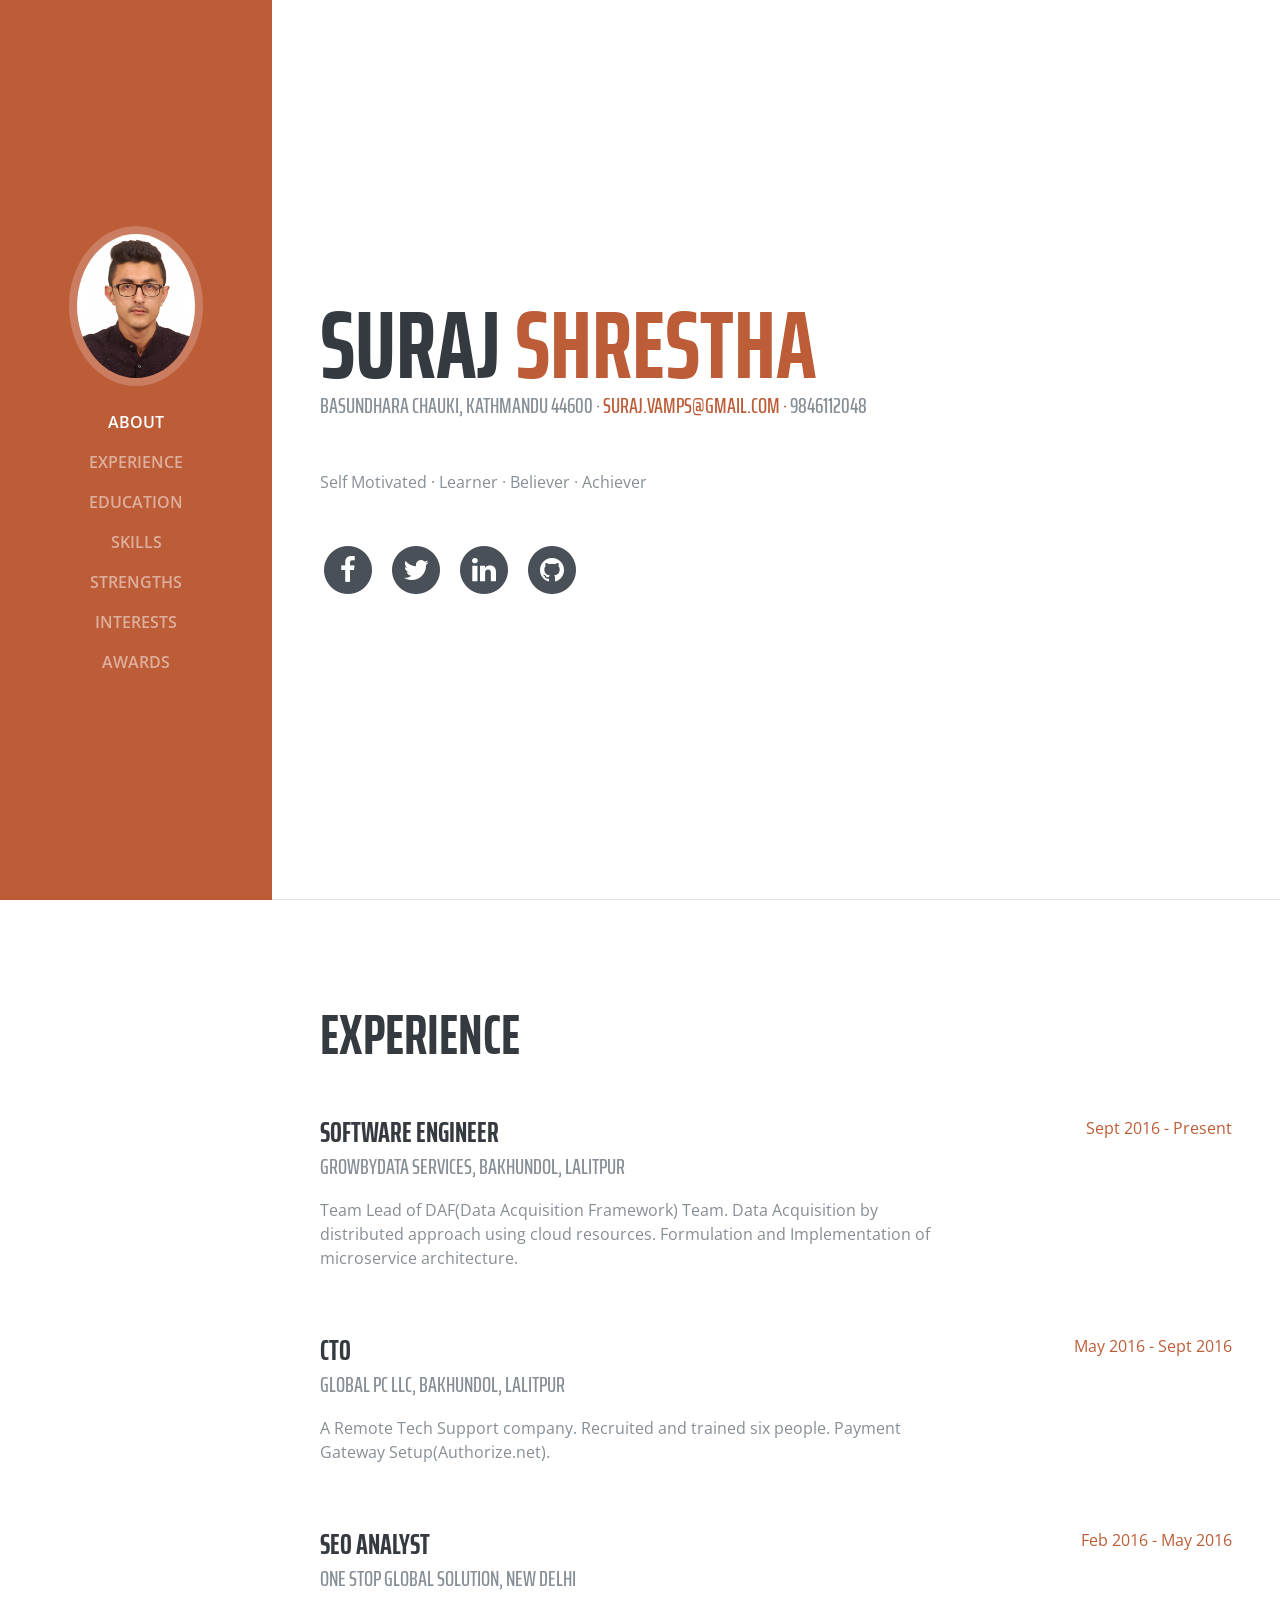
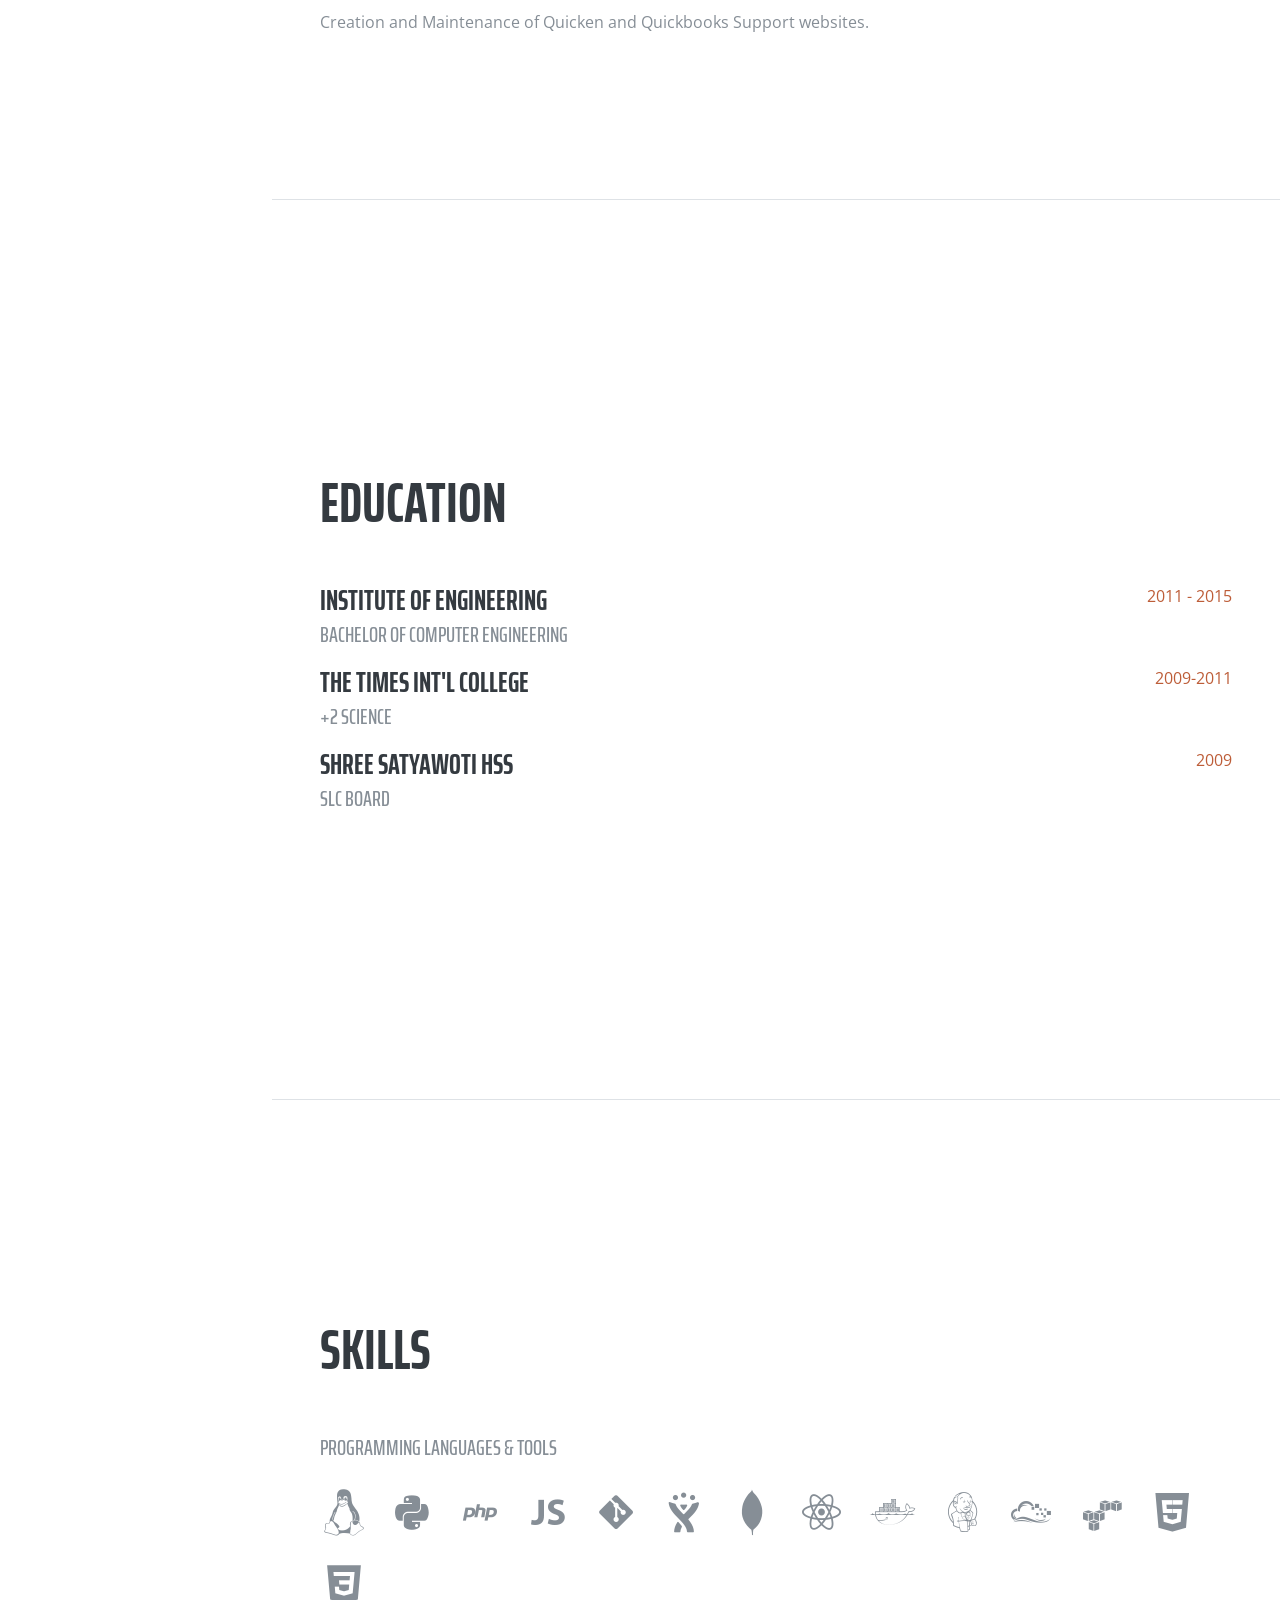
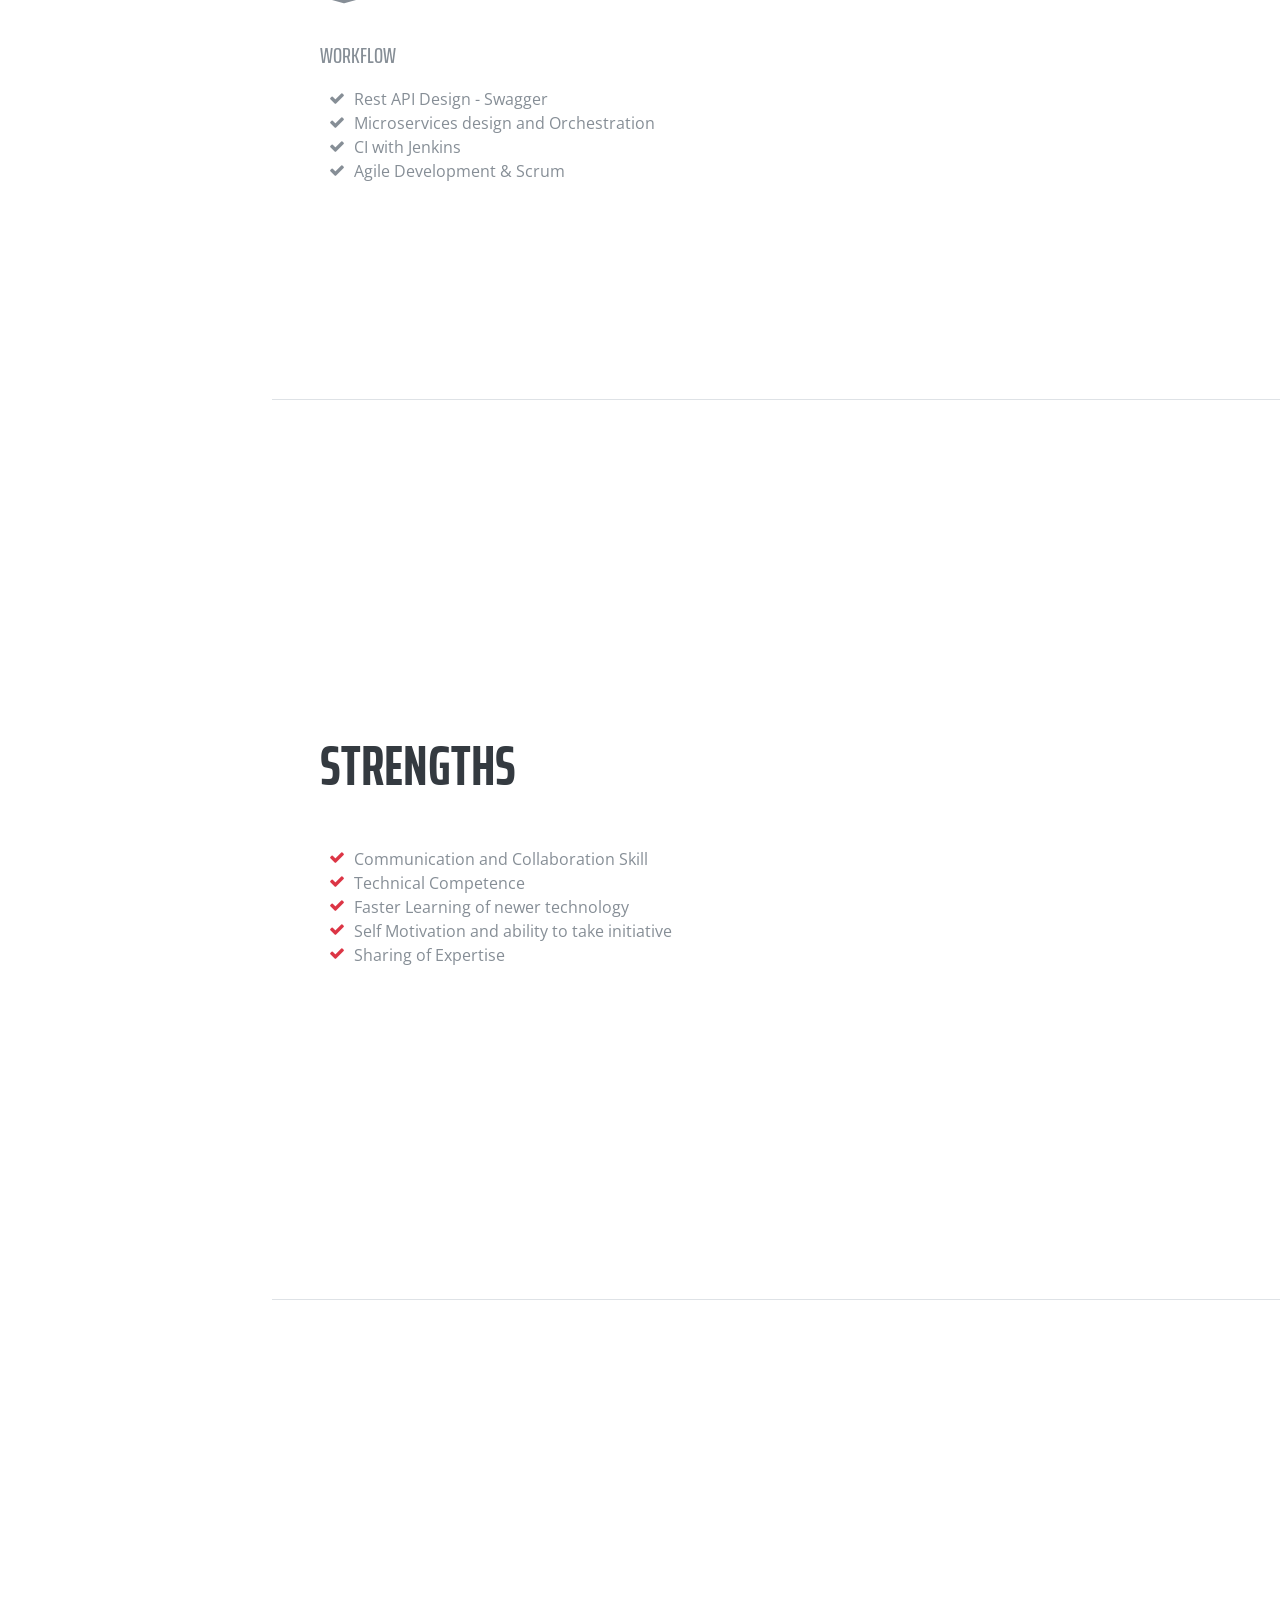
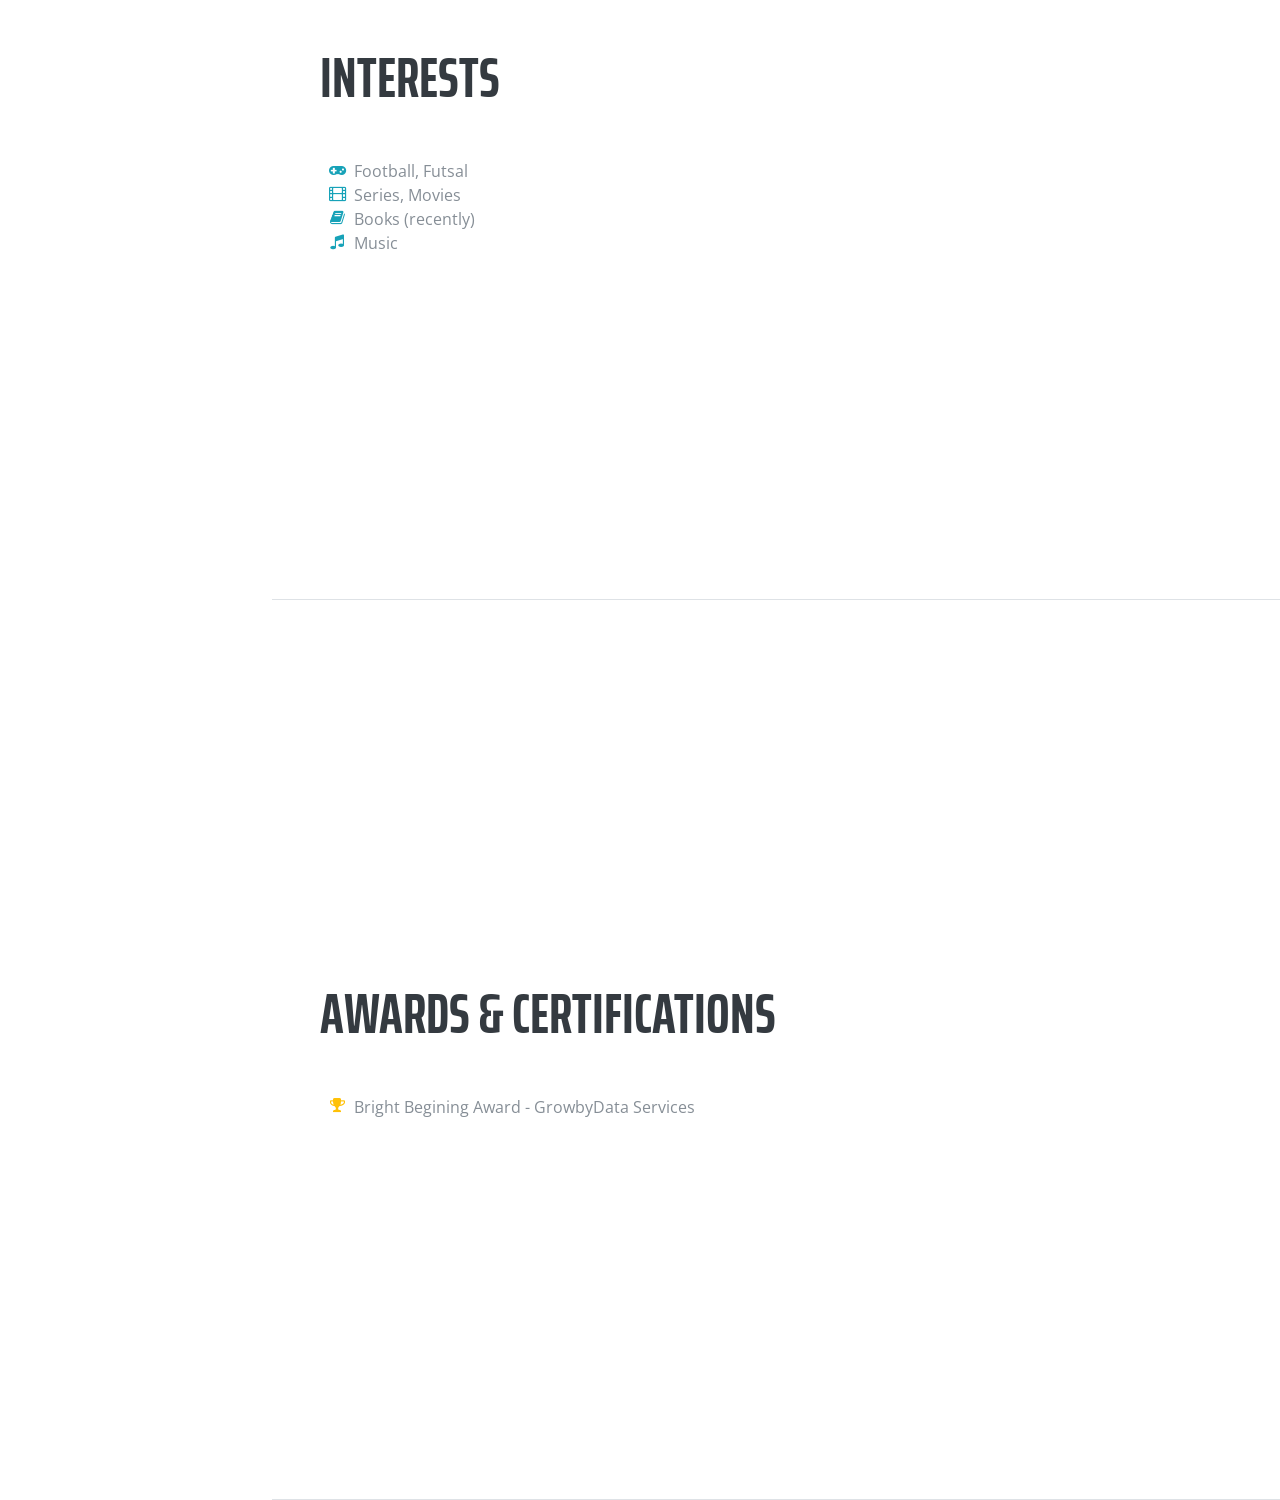
<file: index.html>
<!DOCTYPE html>
<html lang="en">

  <head>

    <meta charset="utf-8">
    <meta name="viewport" content="width=device-width, initial-scale=1, shrink-to-fit=no">
    <meta name="description" content="">
    <meta name="author" content="">

    <title>Resume - Suraj Shrestha</title>

    <!-- Bootstrap core CSS -->
    <link href="vendor/bootstrap/css/bootstrap.min.css" rel="stylesheet">

    <!-- Custom fonts for this template -->
    <link href="https://fonts.googleapis.com/css?family=Saira+Extra+Condensed:100,200,300,400,500,600,700,800,900" rel="stylesheet">
    <link href="https://fonts.googleapis.com/css?family=Open+Sans:300,300i,400,400i,600,600i,700,700i,800,800i" rel="stylesheet">
    <link href="vendor/font-awesome/css/font-awesome.min.css" rel="stylesheet">
    <link href="vendor/devicons/css/devicons.min.css" rel="stylesheet">
    <link href="vendor/simple-line-icons/css/simple-line-icons.css" rel="stylesheet">

    <!-- Custom styles for this template -->
    <link href="css/resume.min.css" rel="stylesheet">

  </head>

  <body id="page-top">

    <nav class="navbar navbar-expand-lg navbar-dark bg-primary fixed-top" id="sideNav">
      <a class="navbar-brand js-scroll-trigger" href="#page-top">
        <span class="d-block d-lg-none">Resume - Suraj Shrestha</span>
        <span class="d-none d-lg-block">
          <img class="img-fluid img-profile rounded-circle mx-auto mb-2" src="img/profile.png" alt="">
        </span>
      </a>
      <button class="navbar-toggler" type="button" data-toggle="collapse" data-target="#navbarSupportedContent" aria-controls="navbarSupportedContent" aria-expanded="false" aria-label="Toggle navigation">
        <span class="navbar-toggler-icon"></span>
      </button>
      <div class="collapse navbar-collapse" id="navbarSupportedContent">
        <ul class="navbar-nav">
          <li class="nav-item">
            <a class="nav-link js-scroll-trigger" href="#about">About</a>
          </li>
          <li class="nav-item">
            <a class="nav-link js-scroll-trigger" href="#experience">Experience</a>
          </li>
          <li class="nav-item">
            <a class="nav-link js-scroll-trigger" href="#education">Education</a>
          </li>
          <li class="nav-item">
            <a class="nav-link js-scroll-trigger" href="#skills">Skills</a>
          </li>
          <li class="nav-item">
            <a class="nav-link js-scroll-trigger" href="#strengths">Strengths</a>
          </li>
          <li class="nav-item">
            <a class="nav-link js-scroll-trigger" href="#interests">Interests</a>
          </li>
          <li class="nav-item">
            <a class="nav-link js-scroll-trigger" href="#awards">Awards</a>
          </li>
        </ul>
      </div>
    </nav>

    <div class="container-fluid p-0">

      <section class="resume-section p-3 p-lg-5 d-flex d-column" id="about">
        <div class="my-auto">
          <h1 class="mb-0">Suraj
            <span class="text-primary">Shrestha</span>
          </h1>
          <div class="subheading mb-5">Basundhara Chauki, Kathmandu 44600 ·
            <a href="mailto:suraj.vamps@gmail.com">suraj.vamps@gmail.com · </a>
            9846112048
          </div>
          <p class="mb-5">Self Motivated · Learner · Believer · Achiever</p>
          <ul class="list-inline list-social-icons mb-0">
            <li class="list-inline-item">
              <a href="https://www.facebook.com/Xcute.satanX">
                <span class="fa-stack fa-lg">
                  <i class="fa fa-circle fa-stack-2x"></i>
                  <i class="fa fa-facebook fa-stack-1x fa-inverse"></i>
                </span>
              </a>
            </li>
            <li class="list-inline-item">
              <a href="https://twitter.com/apollo17march">
                <span class="fa-stack fa-lg">
                  <i class="fa fa-circle fa-stack-2x"></i>
                  <i class="fa fa-twitter fa-stack-1x fa-inverse"></i>
                </span>
              </a>
            </li>
            <li class="list-inline-item">
              <a href="https://www.linkedin.com/in/suraj-shrestha/">
                <span class="fa-stack fa-lg">
                  <i class="fa fa-circle fa-stack-2x"></i>
                  <i class="fa fa-linkedin fa-stack-1x fa-inverse"></i>
                </span>
              </a>
            </li>
            <li class="list-inline-item">
              <a href="https://github.com/apollo17march">
                <span class="fa-stack fa-lg">
                  <i class="fa fa-circle fa-stack-2x"></i>
                  <i class="fa fa-github fa-stack-1x fa-inverse"></i>
                </span>
              </a>
            </li>
          </ul>
        </div>
      </section>

      <section class="resume-section p-3 p-lg-5 d-flex flex-column" id="experience">
        <div class="my-auto">
          <h2 class="mb-5">Experience</h2>

          <div class="resume-item d-flex flex-column flex-md-row mb-5">
            <div class="resume-content mr-auto">
              <h3 class="mb-0">Software Engineer</h3>
              <div class="subheading mb-3">GrowbyData Services, Bakhundol, Lalitpur</div>
              <p>Team Lead of DAF(Data Acquisition Framework) Team. Data Acquisition by distributed approach using cloud resources. Formulation and Implementation of microservice architecture.</p>
            </div>
            <div class="resume-date text-md-right">
              <span class="text-primary">Sept 2016 - Present</span>
            </div>
          </div>

          <div class="resume-item d-flex flex-column flex-md-row mb-5">
            <div class="resume-content mr-auto">
              <h3 class="mb-0">CTO</h3>
              <div class="subheading mb-3">Global PC LLC, Bakhundol, Lalitpur</div>
              <p>A Remote Tech Support company. Recruited and trained six people. Payment Gateway Setup(Authorize.net).</p>
            </div>
            <div class="resume-date text-md-right">
              <span class="text-primary">May 2016 - Sept 2016</span>
            </div>
          </div>

          <div class="resume-item d-flex flex-column flex-md-row mb-5">
            <div class="resume-content mr-auto">
              <h3 class="mb-0">SEO Analyst</h3>
              <div class="subheading mb-3">One Stop Global Solution, New Delhi</div>
              <p>Creation and Maintenance of Quicken and Quickbooks Support websites.</p>
            </div>
            <div class="resume-date text-md-right">
              <span class="text-primary">Feb 2016 - May 2016</span>
            </div>
          </div>

        </div>

      </section>

      <section class="resume-section p-3 p-lg-5 d-flex flex-column" id="education">
        <div class="my-auto">
          <h2 class="mb-5">Education</h2>

          <div class="resume-item d-flex flex-column flex-md-row">
            <div class="resume-content mr-auto">
              <h3 class="mb-0">Institute of Engineering</h3>
              <div class="subheading mb-3">Bachelor of Computer Engineering</div>
              <!-- <p>Score: 61.38</p> -->
            </div>
            <div class="resume-date text-md-right">
              <span class="text-primary">2011 - 2015</span>
            </div>
          </div>

          <div class="resume-item d-flex flex-column flex-md-row">
            <div class="resume-content mr-auto">
              <h3 class="mb-0">The times Int'l College</h3>
              <div class="subheading mb-3">+2 Science</div>
              <!-- <p>Score: 73</p> -->
            </div>
            <div class="resume-date text-md-right">
              <span class="text-primary">2009-2011</span>
            </div>
          </div>

        <div class="resume-item d-flex flex-column flex-md-row">
          <div class="resume-content mr-auto">
            <h3 class="mb-0">Shree Satyawoti HSS</h3>
            <div class="subheading mb-3">SLC Board</div>
            <!-- <p>Score: 81</p> -->
          </div>
          <div class="resume-date text-md-right">
            <span class="text-primary">2009</span>
          </div>
        </div>

        </div>
      </section>

      <section class="resume-section p-3 p-lg-5 d-flex flex-column" id="skills">
        <div class="my-auto">
          <h2 class="mb-5">Skills</h2>

          <div class="subheading mb-3">Programming Languages &amp; Tools</div>
          <ul class="list-inline list-icons">
             <li class="list-inline-item">
                            <i class="devicons devicons-linux"></i>
                          </li>

             <li class="list-inline-item">
               <i class="devicons devicons-python"></i>
             </li>
              <li class="list-inline-item">
                <i class="devicons devicons-php"></i>
              </li>

                          <li class="list-inline-item">
                            <i class="devicons devicons-javascript"></i>
                          </li>
            <li class="list-inline-item">
              <i class="devicons devicons-git"></i>
            </li>
            <li class="list-inline-item">
              <i class="devicons devicons-jira"></i>
            </li>
            <li class="list-inline-item">
              <i class="devicons devicons-mongodb"></i>
            </li>
            <li class="list-inline-item">
              <i class="devicons devicons-react"></i>
            </li>
            <li class="list-inline-item">
              <i class="devicons devicons-docker"></i>
            </li>
            <li class="list-inline-item">
              <i class="devicons devicons-jenkins"></i>
            </li>
            <li class="list-inline-item">
              <i class="devicons devicons-digital-ocean"></i>
            </li>
            <li class="list-inline-item">
              <i class="devicons devicons-aws"></i>
            </li>
                        <li class="list-inline-item">
                          <i class="devicons devicons-html5"></i>
                        </li>
                        <li class="list-inline-item">
                          <i class="devicons devicons-css3"></i>
                        </li>
          </ul>

          <div class="subheading mb-3">Workflow</div>
          <ul class="fa-ul mb-0">
            <li>
              <i class="fa-li fa fa-check"></i>
              Rest API Design - Swagger</li>
            <li>
              <i class="fa-li fa fa-check"></i>
              Microservices design and Orchestration</li>
            <li>
              <i class="fa-li fa fa-check"></i>
              CI with Jenkins</li>
            <li>
              <i class="fa-li fa fa-check"></i>
              Agile Development &amp; Scrum</li>
          </ul>
        </div>
      </section>

        <section class="resume-section p-3 p-lg-5 d-flex flex-column" id="strengths">
          <div class="my-auto">
            <h2 class="mb-5">Strengths</h2>
              <ul class="fa-ul mb-0">
                <li>
                  <i class="fa-li fa fa-check text-danger"></i>
                  Communication and Collaboration Skill</li>
              </ul>
              <ul class="fa-ul mb-0">
                <li>
                  <i class="fa-li fa fa-check text-danger"></i>
                   Technical Competence</li>
              </ul>
              <ul class="fa-ul mb-0">
                <li>
                  <i class="fa-li fa fa-check text-danger"></i>
                  Faster Learning of newer technology</li>
              </ul>
              <ul class="fa-ul mb-0">
                <li>
                  <i class="fa-li fa fa-check text-danger"></i>
                  Self Motivation and ability to take initiative</li>
              </ul>
              <ul class="fa-ul mb-0">
                <li>
                  <i class="fa-li fa fa-check text-danger"></i>
                  Sharing of Expertise</li>
              </ul>

          </div>
        </section>

      <section class="resume-section p-3 p-lg-5 d-flex flex-column" id="interests">
        <div class="my-auto">
          <h2 class="mb-5">Interests</h2>
                    <ul class="fa-ul mb-0">
                      <li>
                        <i class="fa-li fa fa-gamepad text-info"></i>
                        Football, Futsal</li>

                      <li>
                        <i class="fa-li fa fa-film text-info"></i>
                        Series, Movies</li>
                      <li>
                        <i class="fa-li fa fa-book text-info"></i>
                         Books (recently)</li>
                       <li>
                       <i class="fa-li fa fa-music text-info"></i>
                        Music
                       </li>

                    </ul>
        </div>
      </section>

      <section class="resume-section p-3 p-lg-5 d-flex flex-column" id="awards">
        <div class="my-auto">
          <h2 class="mb-5">Awards &amp; Certifications</h2>
          <ul class="fa-ul mb-0">
            <li>
              <i class="fa-li fa fa-trophy text-warning"></i>
              Bright Begining Award - GrowbyData Services</li>
          </ul>
        </div>
      </section>

    </div>

    <!-- Bootstrap core JavaScript -->
    <script src="vendor/jquery/jquery.min.js"></script>
    <script src="vendor/bootstrap/js/bootstrap.bundle.min.js"></script>

    <!-- Plugin JavaScript -->
    <script src="vendor/jquery-easing/jquery.easing.min.js"></script>

    <!-- Custom scripts for this template -->
    <script src="js/resume.min.js"></script>

  </body>

</html>
</file>
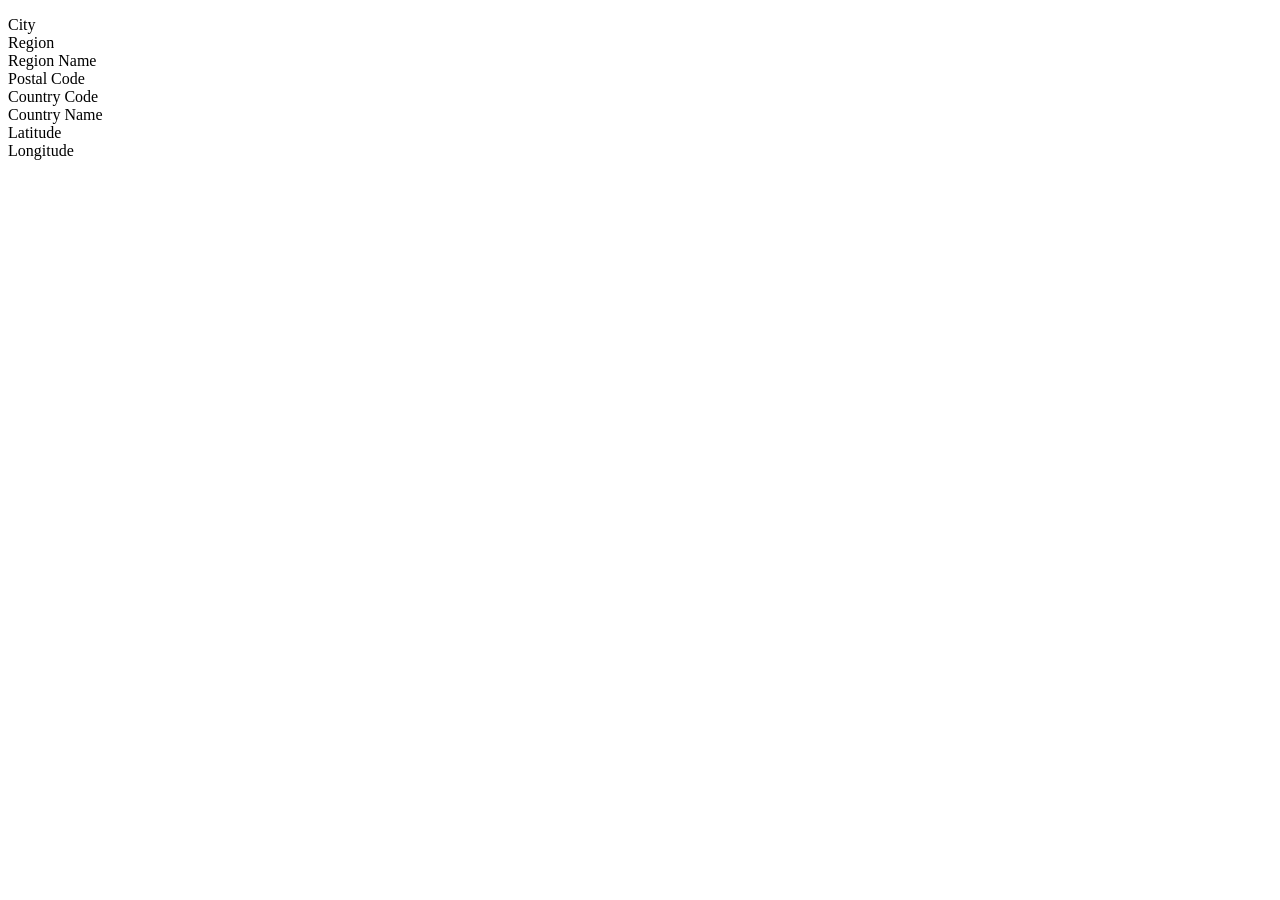
<file: indexcsdf.html>
<!DOCTYPE HTML>
 
<html>
<head>
  <script type="text/javascript" src="//js.maxmind.com/js/geoip.js">
  </script>
 
  <title>JS Example</title>
</head>
 
<body>
 
  <dl>
 
    <dt>City</dt>
    <dd>
      <script type="text/javascript">
        document.write( geoip_city() );
      </script>
    </dd>
 
    <dt>Region</dt>
    <dd>
      <script type="text/javascript">
        document.write( geoip_region() );
      </script>
    </dd>
 
    <dt>Region Name</dt>
    <dd>
      <script type="text/javascript">
        document.write( geoip_region_name() );
      </script>
    </dd>
 
    <dt>Postal Code</dt>
    <dd>
      <script type="text/javascript">
        document.write( geoip_postal_code() );
      </script>
    </dd>
 
    <dt>Country Code</dt>
    <dd>
      <script type="text/javascript">
        document.write( geoip_country_code() );
      </script>
    </dd>
 
    <dt>Country Name</dt>
    <dd>
      <script type="text/javascript">
        document.write( geoip_country_name() );
      </script>
    </dd>
 
    <dt>Latitude</dt>
    <dd>
      <script type="text/javascript">
        document.write( geoip_latitude() );
      </script>
    </dd>
 
    <dt>Longitude</dt>
    <dd>
      <script type="text/javascript">
        document.write( geoip_longitude() );
      </script>
    </dd>
 
  </dl>
 
</body>
</html>
</file>
<file: vendor/simple-line-icons/css/simple-line-icons.css>
@font-face {
  font-family: 'simple-line-icons';
  src: url('../fonts/Simple-Line-Icons.eot?v=2.4.0');
  src: url('../fonts/Simple-Line-Icons.eot?v=2.4.0#iefix') format('embedded-opentype'), url('../fonts/Simple-Line-Icons.woff2?v=2.4.0') format('woff2'), url('../fonts/Simple-Line-Icons.ttf?v=2.4.0') format('truetype'), url('../fonts/Simple-Line-Icons.woff?v=2.4.0') format('woff'), url('../fonts/Simple-Line-Icons.svg?v=2.4.0#simple-line-icons') format('svg');
  font-weight: normal;
  font-style: normal;
}
/*
 Use the following CSS code if you want to have a class per icon.
 Instead of a list of all class selectors, you can use the generic [class*="icon-"] selector, but it's slower:
*/
.icon-user,
.icon-people,
.icon-user-female,
.icon-user-follow,
.icon-user-following,
.icon-user-unfollow,
.icon-login,
.icon-logout,
.icon-emotsmile,
.icon-phone,
.icon-call-end,
.icon-call-in,
.icon-call-out,
.icon-map,
.icon-location-pin,
.icon-direction,
.icon-directions,
.icon-compass,
.icon-layers,
.icon-menu,
.icon-list,
.icon-options-vertical,
.icon-options,
.icon-arrow-down,
.icon-arrow-left,
.icon-arrow-right,
.icon-arrow-up,
.icon-arrow-up-circle,
.icon-arrow-left-circle,
.icon-arrow-right-circle,
.icon-arrow-down-circle,
.icon-check,
.icon-clock,
.icon-plus,
.icon-minus,
.icon-close,
.icon-event,
.icon-exclamation,
.icon-organization,
.icon-trophy,
.icon-screen-smartphone,
.icon-screen-desktop,
.icon-plane,
.icon-notebook,
.icon-mustache,
.icon-mouse,
.icon-magnet,
.icon-energy,
.icon-disc,
.icon-cursor,
.icon-cursor-move,
.icon-crop,
.icon-chemistry,
.icon-speedometer,
.icon-shield,
.icon-screen-tablet,
.icon-magic-wand,
.icon-hourglass,
.icon-graduation,
.icon-ghost,
.icon-game-controller,
.icon-fire,
.icon-eyeglass,
.icon-envelope-open,
.icon-envelope-letter,
.icon-bell,
.icon-badge,
.icon-anchor,
.icon-wallet,
.icon-vector,
.icon-speech,
.icon-puzzle,
.icon-printer,
.icon-present,
.icon-playlist,
.icon-pin,
.icon-picture,
.icon-handbag,
.icon-globe-alt,
.icon-globe,
.icon-folder-alt,
.icon-folder,
.icon-film,
.icon-feed,
.icon-drop,
.icon-drawer,
.icon-docs,
.icon-doc,
.icon-diamond,
.icon-cup,
.icon-calculator,
.icon-bubbles,
.icon-briefcase,
.icon-book-open,
.icon-basket-loaded,
.icon-basket,
.icon-bag,
.icon-action-undo,
.icon-action-redo,
.icon-wrench,
.icon-umbrella,
.icon-trash,
.icon-tag,
.icon-support,
.icon-frame,
.icon-size-fullscreen,
.icon-size-actual,
.icon-shuffle,
.icon-share-alt,
.icon-share,
.icon-rocket,
.icon-question,
.icon-pie-chart,
.icon-pencil,
.icon-note,
.icon-loop,
.icon-home,
.icon-grid,
.icon-graph,
.icon-microphone,
.icon-music-tone-alt,
.icon-music-tone,
.icon-earphones-alt,
.icon-earphones,
.icon-equalizer,
.icon-like,
.icon-dislike,
.icon-control-start,
.icon-control-rewind,
.icon-control-play,
.icon-control-pause,
.icon-control-forward,
.icon-control-end,
.icon-volume-1,
.icon-volume-2,
.icon-volume-off,
.icon-calendar,
.icon-bulb,
.icon-chart,
.icon-ban,
.icon-bubble,
.icon-camrecorder,
.icon-camera,
.icon-cloud-download,
.icon-cloud-upload,
.icon-envelope,
.icon-eye,
.icon-flag,
.icon-heart,
.icon-info,
.icon-key,
.icon-link,
.icon-lock,
.icon-lock-open,
.icon-magnifier,
.icon-magnifier-add,
.icon-magnifier-remove,
.icon-paper-clip,
.icon-paper-plane,
.icon-power,
.icon-refresh,
.icon-reload,
.icon-settings,
.icon-star,
.icon-symbol-female,
.icon-symbol-male,
.icon-target,
.icon-credit-card,
.icon-paypal,
.icon-social-tumblr,
.icon-social-twitter,
.icon-social-facebook,
.icon-social-instagram,
.icon-social-linkedin,
.icon-social-pinterest,
.icon-social-github,
.icon-social-google,
.icon-social-reddit,
.icon-social-skype,
.icon-social-dribbble,
.icon-social-behance,
.icon-social-foursqare,
.icon-social-soundcloud,
.icon-social-spotify,
.icon-social-stumbleupon,
.icon-social-youtube,
.icon-social-dropbox,
.icon-social-vkontakte,
.icon-social-steam {
  font-family: 'simple-line-icons';
  speak: none;
  font-style: normal;
  font-weight: normal;
  font-variant: normal;
  text-transform: none;
  line-height: 1;
  /* Better Font Rendering =========== */
  -webkit-font-smoothing: antialiased;
  -moz-osx-font-smoothing: grayscale;
}
.icon-user:before {
  content: "\e005";
}
.icon-people:before {
  content: "\e001";
}
.icon-user-female:before {
  content: "\e000";
}
.icon-user-follow:before {
  content: "\e002";
}
.icon-user-following:before {
  content: "\e003";
}
.icon-user-unfollow:before {
  content: "\e004";
}
.icon-login:before {
  content: "\e066";
}
.icon-logout:before {
  content: "\e065";
}
.icon-emotsmile:before {
  content: "\e021";
}
.icon-phone:before {
  content: "\e600";
}
.icon-call-end:before {
  content: "\e048";
}
.icon-call-in:before {
  content: "\e047";
}
.icon-call-out:before {
  content: "\e046";
}
.icon-map:before {
  content: "\e033";
}
.icon-location-pin:before {
  content: "\e096";
}
.icon-direction:before {
  content: "\e042";
}
.icon-directions:before {
  content: "\e041";
}
.icon-compass:before {
  content: "\e045";
}
.icon-layers:before {
  content: "\e034";
}
.icon-menu:before {
  content: "\e601";
}
.icon-list:before {
  content: "\e067";
}
.icon-options-vertical:before {
  content: "\e602";
}
.icon-options:before {
  content: "\e603";
}
.icon-arrow-down:before {
  content: "\e604";
}
.icon-arrow-left:before {
  content: "\e605";
}
.icon-arrow-right:before {
  content: "\e606";
}
.icon-arrow-up:before {
  content: "\e607";
}
.icon-arrow-up-circle:before {
  content: "\e078";
}
.icon-arrow-left-circle:before {
  content: "\e07a";
}
.icon-arrow-right-circle:before {
  content: "\e079";
}
.icon-arrow-down-circle:before {
  content: "\e07b";
}
.icon-check:before {
  content: "\e080";
}
.icon-clock:before {
  content: "\e081";
}
.icon-plus:before {
  content: "\e095";
}
.icon-minus:before {
  content: "\e615";
}
.icon-close:before {
  content: "\e082";
}
.icon-event:before {
  content: "\e619";
}
.icon-exclamation:before {
  content: "\e617";
}
.icon-organization:before {
  content: "\e616";
}
.icon-trophy:before {
  content: "\e006";
}
.icon-screen-smartphone:before {
  content: "\e010";
}
.icon-screen-desktop:before {
  content: "\e011";
}
.icon-plane:before {
  content: "\e012";
}
.icon-notebook:before {
  content: "\e013";
}
.icon-mustache:before {
  content: "\e014";
}
.icon-mouse:before {
  content: "\e015";
}
.icon-magnet:before {
  content: "\e016";
}
.icon-energy:before {
  content: "\e020";
}
.icon-disc:before {
  content: "\e022";
}
.icon-cursor:before {
  content: "\e06e";
}
.icon-cursor-move:before {
  content: "\e023";
}
.icon-crop:before {
  content: "\e024";
}
.icon-chemistry:before {
  content: "\e026";
}
.icon-speedometer:before {
  content: "\e007";
}
.icon-shield:before {
  content: "\e00e";
}
.icon-screen-tablet:before {
  content: "\e00f";
}
.icon-magic-wand:before {
  content: "\e017";
}
.icon-hourglass:before {
  content: "\e018";
}
.icon-graduation:before {
  content: "\e019";
}
.icon-ghost:before {
  content: "\e01a";
}
.icon-game-controller:before {
  content: "\e01b";
}
.icon-fire:before {
  content: "\e01c";
}
.icon-eyeglass:before {
  content: "\e01d";
}
.icon-envelope-open:before {
  content: "\e01e";
}
.icon-envelope-letter:before {
  content: "\e01f";
}
.icon-bell:before {
  content: "\e027";
}
.icon-badge:before {
  content: "\e028";
}
.icon-anchor:before {
  content: "\e029";
}
.icon-wallet:before {
  content: "\e02a";
}
.icon-vector:before {
  content: "\e02b";
}
.icon-speech:before {
  content: "\e02c";
}
.icon-puzzle:before {
  content: "\e02d";
}
.icon-printer:before {
  content: "\e02e";
}
.icon-present:before {
  content: "\e02f";
}
.icon-playlist:before {
  content: "\e030";
}
.icon-pin:before {
  content: "\e031";
}
.icon-picture:before {
  content: "\e032";
}
.icon-handbag:before {
  content: "\e035";
}
.icon-globe-alt:before {
  content: "\e036";
}
.icon-globe:before {
  content: "\e037";
}
.icon-folder-alt:before {
  content: "\e039";
}
.icon-folder:before {
  content: "\e089";
}
.icon-film:before {
  content: "\e03a";
}
.icon-feed:before {
  content: "\e03b";
}
.icon-drop:before {
  content: "\e03e";
}
.icon-drawer:before {
  content: "\e03f";
}
.icon-docs:before {
  content: "\e040";
}
.icon-doc:before {
  content: "\e085";
}
.icon-diamond:before {
  content: "\e043";
}
.icon-cup:before {
  content: "\e044";
}
.icon-calculator:before {
  content: "\e049";
}
.icon-bubbles:before {
  content: "\e04a";
}
.icon-briefcase:before {
  content: "\e04b";
}
.icon-book-open:before {
  content: "\e04c";
}
.icon-basket-loaded:before {
  content: "\e04d";
}
.icon-basket:before {
  content: "\e04e";
}
.icon-bag:before {
  content: "\e04f";
}
.icon-action-undo:before {
  content: "\e050";
}
.icon-action-redo:before {
  content: "\e051";
}
.icon-wrench:before {
  content: "\e052";
}
.icon-umbrella:before {
  content: "\e053";
}
.icon-trash:before {
  content: "\e054";
}
.icon-tag:before {
  content: "\e055";
}
.icon-support:before {
  content: "\e056";
}
.icon-frame:before {
  content: "\e038";
}
.icon-size-fullscreen:before {
  content: "\e057";
}
.icon-size-actual:before {
  content: "\e058";
}
.icon-shuffle:before {
  content: "\e059";
}
.icon-share-alt:before {
  content: "\e05a";
}
.icon-share:before {
  content: "\e05b";
}
.icon-rocket:before {
  content: "\e05c";
}
.icon-question:before {
  content: "\e05d";
}
.icon-pie-chart:before {
  content: "\e05e";
}
.icon-pencil:before {
  content: "\e05f";
}
.icon-note:before {
  content: "\e060";
}
.icon-loop:before {
  content: "\e064";
}
.icon-home:before {
  content: "\e069";
}
.icon-grid:before {
  content: "\e06a";
}
.icon-graph:before {
  content: "\e06b";
}
.icon-microphone:before {
  content: "\e063";
}
.icon-music-tone-alt:before {
  content: "\e061";
}
.icon-music-tone:before {
  content: "\e062";
}
.icon-earphones-alt:before {
  content: "\e03c";
}
.icon-earphones:before {
  content: "\e03d";
}
.icon-equalizer:before {
  content: "\e06c";
}
.icon-like:before {
  content: "\e068";
}
.icon-dislike:before {
  content: "\e06d";
}
.icon-control-start:before {
  content: "\e06f";
}
.icon-control-rewind:before {
  content: "\e070";
}
.icon-control-play:before {
  content: "\e071";
}
.icon-control-pause:before {
  content: "\e072";
}
.icon-control-forward:before {
  content: "\e073";
}
.icon-control-end:before {
  content: "\e074";
}
.icon-volume-1:before {
  content: "\e09f";
}
.icon-volume-2:before {
  content: "\e0a0";
}
.icon-volume-off:before {
  content: "\e0a1";
}
.icon-calendar:before {
  content: "\e075";
}
.icon-bulb:before {
  content: "\e076";
}
.icon-chart:before {
  content: "\e077";
}
.icon-ban:before {
  content: "\e07c";
}
.icon-bubble:before {
  content: "\e07d";
}
.icon-camrecorder:before {
  content: "\e07e";
}
.icon-camera:before {
  content: "\e07f";
}
.icon-cloud-download:before {
  content: "\e083";
}
.icon-cloud-upload:before {
  content: "\e084";
}
.icon-envelope:before {
  content: "\e086";
}
.icon-eye:before {
  content: "\e087";
}
.icon-flag:before {
  content: "\e088";
}
.icon-heart:before {
  content: "\e08a";
}
.icon-info:before {
  content: "\e08b";
}
.icon-key:before {
  content: "\e08c";
}
.icon-link:before {
  content: "\e08d";
}
.icon-lock:before {
  content: "\e08e";
}
.icon-lock-open:before {
  content: "\e08f";
}
.icon-magnifier:before {
  content: "\e090";
}
.icon-magnifier-add:before {
  content: "\e091";
}
.icon-magnifier-remove:before {
  content: "\e092";
}
.icon-paper-clip:before {
  content: "\e093";
}
.icon-paper-plane:before {
  content: "\e094";
}
.icon-power:before {
  content: "\e097";
}
.icon-refresh:before {
  content: "\e098";
}
.icon-reload:before {
  content: "\e099";
}
.icon-settings:before {
  content: "\e09a";
}
.icon-star:before {
  content: "\e09b";
}
.icon-symbol-female:before {
  content: "\e09c";
}
.icon-symbol-male:before {
  content: "\e09d";
}
.icon-target:before {
  content: "\e09e";
}
.icon-credit-card:before {
  content: "\e025";
}
.icon-paypal:before {
  content: "\e608";
}
.icon-social-tumblr:before {
  content: "\e00a";
}
.icon-social-twitter:before {
  content: "\e009";
}
.icon-social-facebook:before {
  content: "\e00b";
}
.icon-social-instagram:before {
  content: "\e609";
}
.icon-social-linkedin:before {
  content: "\e60a";
}
.icon-social-pinterest:before {
  content: "\e60b";
}
.icon-social-github:before {
  content: "\e60c";
}
.icon-social-google:before {
  content: "\e60d";
}
.icon-social-reddit:before {
  content: "\e60e";
}
.icon-social-skype:before {
  content: "\e60f";
}
.icon-social-dribbble:before {
  content: "\e00d";
}
.icon-social-behance:before {
  content: "\e610";
}
.icon-social-foursqare:before {
  content: "\e611";
}
.icon-social-soundcloud:before {
  content: "\e612";
}
.icon-social-spotify:before {
  content: "\e613";
}
.icon-social-stumbleupon:before {
  content: "\e614";
}
.icon-social-youtube:before {
  content: "\e008";
}
.icon-social-dropbox:before {
  content: "\e00c";
}
.icon-social-vkontakte:before {
  content: "\e618";
}
.icon-social-steam:before {
  content: "\e620";
}
</file>
<file: vendor/devicons/css/devicons.min.css>
/*!
 *  Devicons 1.8.0 made by Theodore Vorillas / http://vorillaz.com 
 */
@font-face{font-family:devicons;src:url(../fonts/devicons.eot?xqxft6);src:url(../fonts/devicons.eot?#iefixxqxft6) format("embedded-opentype"),url(../fonts/devicons.woff?xqxft6) format("woff"),url(../fonts/devicons.ttf?xqxft6) format("truetype"),url(../fonts/devicons.svg?xqxft6#devicons) format("svg");font-weight:400;font-style:normal}.devicons{font-family:devicons;speak:none;font-style:normal;font-weight:400;font-variant:normal;text-transform:none;line-height:1;-webkit-font-smoothing:antialiased;-moz-osx-font-smoothing:grayscale}.devicons-git:before{content:"\e602"}.devicons-git_compare:before{content:"\e628"}.devicons-git_branch:before{content:"\e625"}.devicons-git_commit:before{content:"\e629"}.devicons-git_pull_request:before{content:"\e626"}.devicons-git_merge:before{content:"\e627"}.devicons-bitbucket:before{content:"\e603"}.devicons-github_alt:before{content:"\e608"}.devicons-github_badge:before{content:"\e609"}.devicons-github:before{content:"\e60a"}.devicons-github_full:before{content:"\e617"}.devicons-java:before{content:"\e638"}.devicons-ruby:before{content:"\e639"}.devicons-scala:before{content:"\e637"}.devicons-python:before{content:"\e63c"}.devicons-go:before{content:"\e624"}.devicons-ruby_on_rails:before{content:"\e63b"}.devicons-django:before{content:"\e61d"}.devicons-markdown:before{content:"\e63e"}.devicons-php:before{content:"\e63d"}.devicons-mysql:before{content:"\e604"}.devicons-streamline:before{content:"\e605"}.devicons-database:before{content:"\e606"}.devicons-laravel:before{content:"\e63f"}.devicons-javascript:before{content:"\e64e"}.devicons-angular:before{content:"\e653"}.devicons-backbone:before{content:"\e652"}.devicons-coffeescript:before{content:"\e651"}.devicons-jquery:before{content:"\e650"}.devicons-modernizr:before{content:"\e620"}.devicons-jquery_ui:before{content:"\e654"}.devicons-ember:before{content:"\e61b"}.devicons-dojo:before{content:"\e61c"}.devicons-nodejs:before{content:"\e619"}.devicons-nodejs_small:before{content:"\e618"}.devicons-javascript_shield:before{content:"\e64f"}.devicons-bootstrap:before{content:"\e647"}.devicons-sass:before{content:"\e64b"}.devicons-css3_full:before{content:"\e64a"}.devicons-css3:before{content:"\e649"}.devicons-html5:before{content:"\e636"}.devicons-html5_multimedia:before{content:"\e632"}.devicons-html5_device_access:before{content:"\e633"}.devicons-html5_3d_effects:before{content:"\e635"}.devicons-html5_connectivity:before{content:"\e634"}.devicons-ghost_small:before{content:"\e614"}.devicons-ghost:before{content:"\e61f"}.devicons-magento:before{content:"\e640"}.devicons-joomla:before{content:"\e641"}.devicons-jekyll_small:before{content:"\e60d"}.devicons-drupal:before{content:"\e642"}.devicons-wordpress:before{content:"\e60b"}.devicons-grunt:before{content:"\e64c"}.devicons-bower:before{content:"\e64d"}.devicons-npm:before{content:"\e61e"}.devicons-yahoo_small:before{content:"\e62b"}.devicons-yahoo:before{content:"\e615"}.devicons-bing_small:before{content:"\e600"}.devicons-windows:before{content:"\e60f"}.devicons-linux:before{content:"\e612"}.devicons-ubuntu:before{content:"\e63a"}.devicons-android:before{content:"\e60e"}.devicons-apple:before{content:"\e611"}.devicons-appstore:before{content:"\e613"}.devicons-phonegap:before{content:"\e630"}.devicons-blackberry:before{content:"\e623"}.devicons-stackoverflow:before{content:"\e610"}.devicons-techcrunch:before{content:"\e62c"}.devicons-codrops:before{content:"\e62f"}.devicons-css_tricks:before{content:"\e601"}.devicons-smashing_magazine:before{content:"\e62d"}.devicons-netmagazine:before{content:"\e62e"}.devicons-codepen:before{content:"\e616"}.devicons-cssdeck:before{content:"\e62a"}.devicons-hackernews:before{content:"\e61a"}.devicons-dropbox:before{content:"\e607"}.devicons-google_drive:before{content:"\e631"}.devicons-visualstudio:before{content:"\e60c"}.devicons-unity_small:before{content:"\e621"}.devicons-raspberry_pi:before{content:"\e622"}.devicons-chrome:before{content:"\e643"}.devicons-ie:before{content:"\e644"}.devicons-firefox:before{content:"\e645"}.devicons-opera:before{content:"\e646"}.devicons-safari:before{content:"\e648"}.devicons-swift:before{content:"\e655"}.devicons-symfony:before{content:"\e656"}.devicons-symfony_badge:before{content:"\e657"}.devicons-less:before{content:"\e658"}.devicons-stylus:before{content:"\e659"}.devicons-trello:before{content:"\e65a"}.devicons-atlassian:before{content:"\e65b"}.devicons-jira:before{content:"\e65c"}.devicons-envato:before{content:"\e65d"}.devicons-snap_svg:before{content:"\e65e"}.devicons-raphael:before{content:"\e65f"}.devicons-google_analytics:before{content:"\e660"}.devicons-compass:before{content:"\e661"}.devicons-onedrive:before{content:"\e662"}.devicons-gulp:before{content:"\e663"}.devicons-atom:before{content:"\e664"}.devicons-cisco:before{content:"\e665"}.devicons-nancy:before{content:"\e666"}.devicons-clojure:before{content:"\e668"}.devicons-clojure_alt:before{content:"\e66a"}.devicons-perl:before{content:"\e669"}.devicons-celluloid:before{content:"\e66b"}.devicons-w3c:before{content:"\e66c"}.devicons-redis:before{content:"\e66d"}.devicons-postgresql:before{content:"\e66e"}.devicons-webplatform:before{content:"\e66f"}.devicons-jenkins:before{content:"\e667"}.devicons-requirejs:before{content:"\e670"}.devicons-opensource:before{content:"\e671"}.devicons-typo3:before{content:"\e672"}.devicons-uikit:before{content:"\e673"}.devicons-doctrine:before{content:"\e674"}.devicons-groovy:before{content:"\e675"}.devicons-nginx:before{content:"\e676"}.devicons-haskell:before{content:"\e677"}.devicons-zend:before{content:"\e678"}.devicons-gnu:before{content:"\e679"}.devicons-yeoman:before{content:"\e67a"}.devicons-heroku:before{content:"\e67b"}.devicons-debian:before{content:"\e67d"}.devicons-travis:before{content:"\e67e"}.devicons-dotnet:before{content:"\e67f"}.devicons-codeigniter:before{content:"\e680"}.devicons-javascript_badge:before{content:"\e681"}.devicons-yii:before{content:"\e682"}.devicons-msql_server:before{content:"\e67c"}.devicons-composer:before{content:"\e683"}.devicons-krakenjs_badge:before{content:"\e684"}.devicons-krakenjs:before{content:"\e685"}.devicons-mozilla:before{content:"\e686"}.devicons-firebase:before{content:"\e687"}.devicons-sizzlejs:before{content:"\e688"}.devicons-creativecommons:before{content:"\e689"}.devicons-creativecommons_badge:before{content:"\e68a"}.devicons-mitlicence:before{content:"\e68b"}.devicons-senchatouch:before{content:"\e68c"}.devicons-bugsense:before{content:"\e68d"}.devicons-extjs:before{content:"\e68e"}.devicons-mootools_badge:before{content:"\e68f"}.devicons-mootools:before{content:"\e690"}.devicons-ruby_rough:before{content:"\e691"}.devicons-komodo:before{content:"\e692"}.devicons-coda:before{content:"\e693"}.devicons-bintray:before{content:"\e694"}.devicons-terminal:before{content:"\e695"}.devicons-code:before{content:"\e696"}.devicons-responsive:before{content:"\e697"}.devicons-dart:before{content:"\e698"}.devicons-aptana:before{content:"\e699"}.devicons-mailchimp:before{content:"\e69a"}.devicons-netbeans:before{content:"\e69b"}.devicons-dreamweaver:before{content:"\e69c"}.devicons-brackets:before{content:"\e69d"}.devicons-eclipse:before{content:"\e69e"}.devicons-cloud9:before{content:"\e69f"}.devicons-scrum:before{content:"\e6a0"}.devicons-prolog:before{content:"\e6a1"}.devicons-terminal_badge:before{content:"\e6a2"}.devicons-code_badge:before{content:"\e6a3"}.devicons-mongodb:before{content:"\e6a4"}.devicons-meteor:before{content:"\e6a5"}.devicons-meteorfull:before{content:"\e6a6"}.devicons-fsharp:before{content:"\e6a7"}.devicons-rust:before{content:"\e6a8"}.devicons-ionic:before{content:"\e6a9"}.devicons-sublime:before{content:"\e6aa"}.devicons-appcelerator:before{content:"\e6ab"}.devicons-asterisk:before{content:"\e6ac"}.devicons-aws:before{content:"\e6ad"}.devicons-digital-ocean:before{content:"\e6ae"}.devicons-dlang:before{content:"\e6af"}.devicons-docker:before{content:"\e6b0"}.devicons-erlang:before{content:"\e6b1"}.devicons-google-cloud-platform:before{content:"\e6b2"}.devicons-grails:before{content:"\e6b3"}.devicons-illustrator:before{content:"\e6b4"}.devicons-intellij:before{content:"\e6b5"}.devicons-materializecss:before{content:"\e6b6"}.devicons-openshift:before{content:"\e6b7"}.devicons-photoshop:before{content:"\e6b8"}.devicons-rackspace:before{content:"\e6b9"}.devicons-react:before{content:"\e6ba"}.devicons-redhat:before{content:"\e6bb"}.devicons-scriptcs:before{content:"\e6bc"}.devicons-sqllite:before{content:"\e6c4"}.devicons-vim:before{content:"\e6c5"}
</file>
<file: css/resume.min.css>
body{font-family:'Open Sans',serif;padding-top:54px;color:#868e96}@media (min-width:992px){body{padding-top:0;padding-left:17rem}}h1,h2,h3,h4,h5,h6{font-family:'Saira Extra Condensed',serif;font-weight:700;text-transform:uppercase;color:#343a40}h1{font-size:6rem;line-height:5.5rem}h2{font-size:3.5rem}.subheading{text-transform:uppercase;font-weight:500;font-family:'Saira Extra Condensed',serif;font-size:1.35rem}.list-social-icons a{color:#495057}.list-social-icons a:hover{color:#bd5d38}.list-social-icons a .fa-lg{font-size:1.75rem}.list-icons{font-size:3rem}.list-icons .list-inline-item i:hover{color:#bd5d38}#sideNav .navbar-nav .nav-item .nav-link{font-weight:600;text-transform:uppercase}@media (min-width:992px){#sideNav{text-align:center;position:fixed;top:0;left:0;display:flex;flex-direction:column;width:17rem;height:100vh}#sideNav .navbar-brand{display:flex;margin:auto auto 0;padding:.5rem}#sideNav .navbar-brand .img-profile{max-width:10rem;max-height:10rem;border:.5rem solid rgba(255,255,255,.2)}#sideNav .navbar-collapse{display:flex;align-items:flex-start;flex-grow:0;width:100%;margin-bottom:auto}#sideNav .navbar-collapse .navbar-nav{flex-direction:column;width:100%}#sideNav .navbar-collapse .navbar-nav .nav-item{display:block}#sideNav .navbar-collapse .navbar-nav .nav-item .nav-link{display:block}}section.resume-section{border-bottom:1px solid #dee2e6;padding-top:5rem!important;padding-bottom:5rem!important}section.resume-section .resume-item .resume-date{min-width:none}@media (min-width:768px){section.resume-section{min-height:100vh}section.resume-section .resume-item .resume-date{min-width:18rem}}@media (min-width:992px){section.resume-section{padding-top:3rem!important;padding-bottom:3rem!important}}.bg-primary{background-color:#bd5d38!important}.text-primary{color:#bd5d38!important}a{color:#bd5d38}a:active,a:focus,a:hover{color:#824027}
</file>
